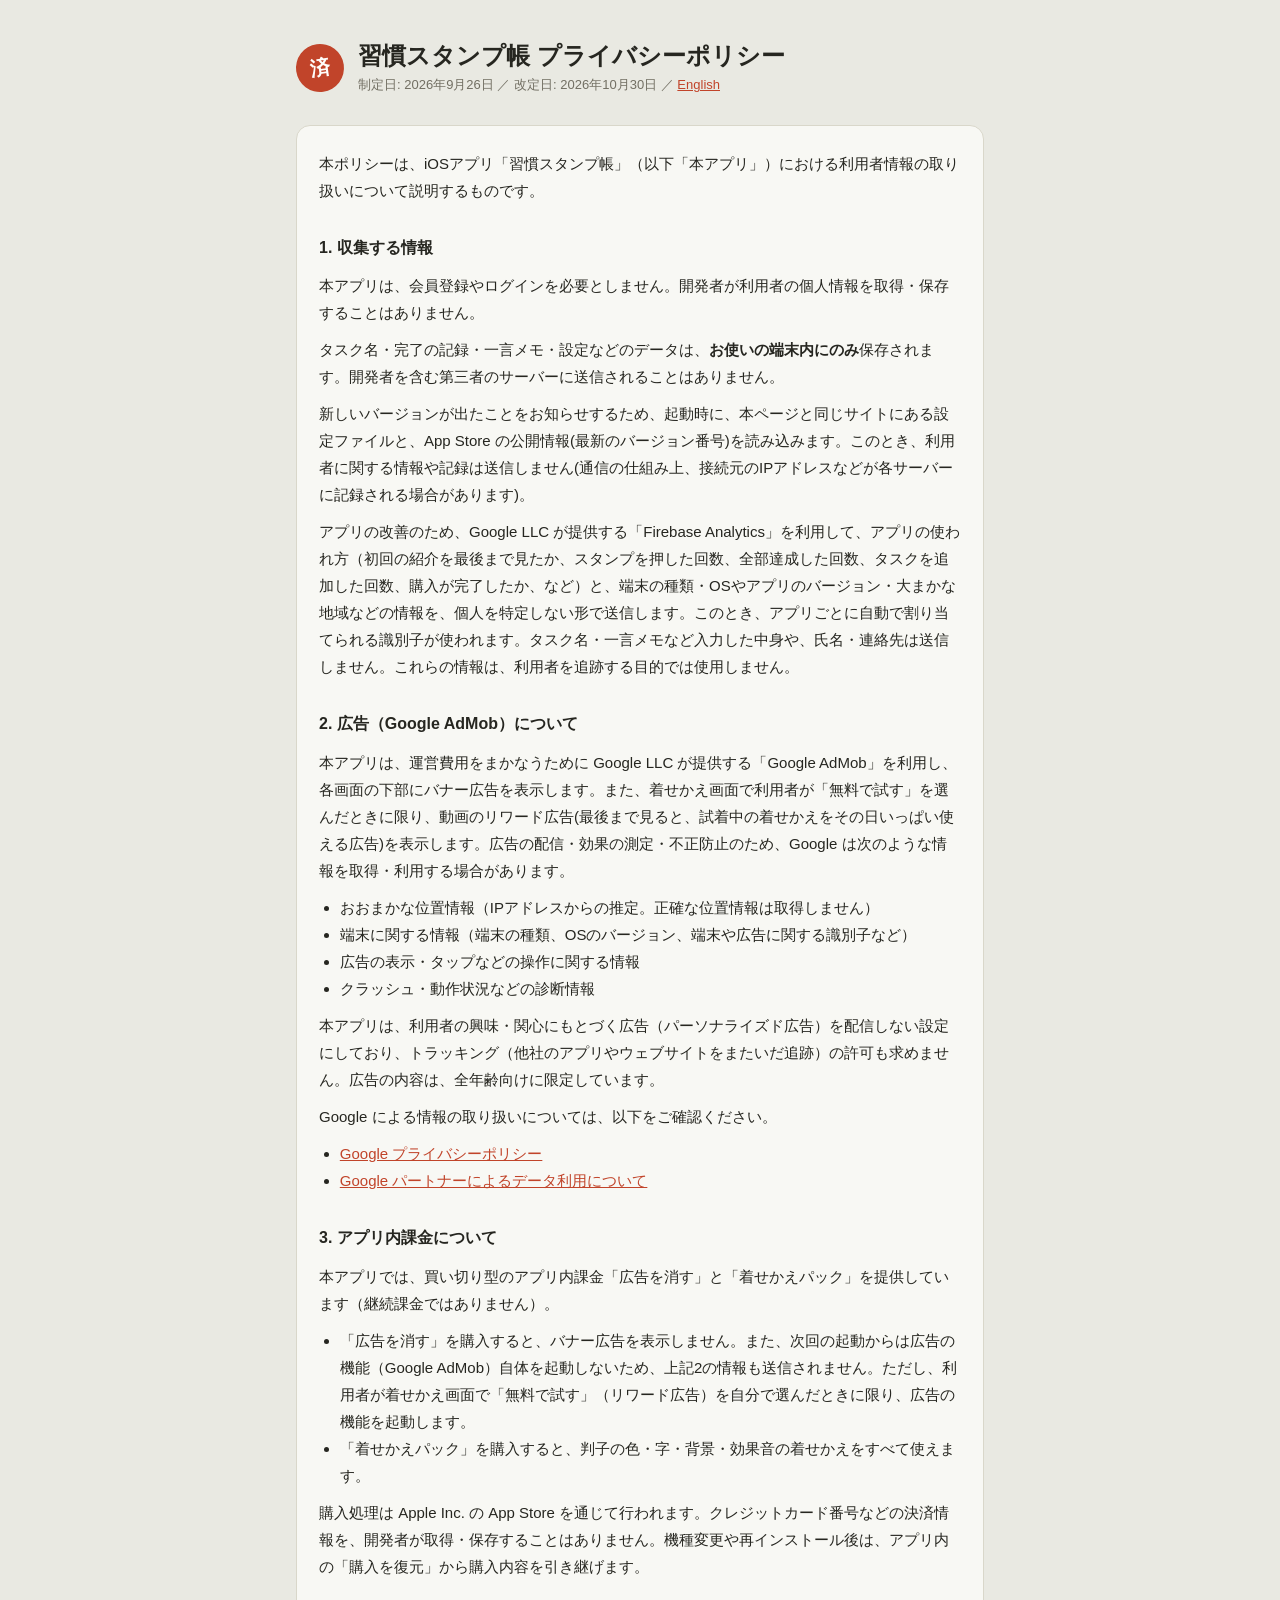
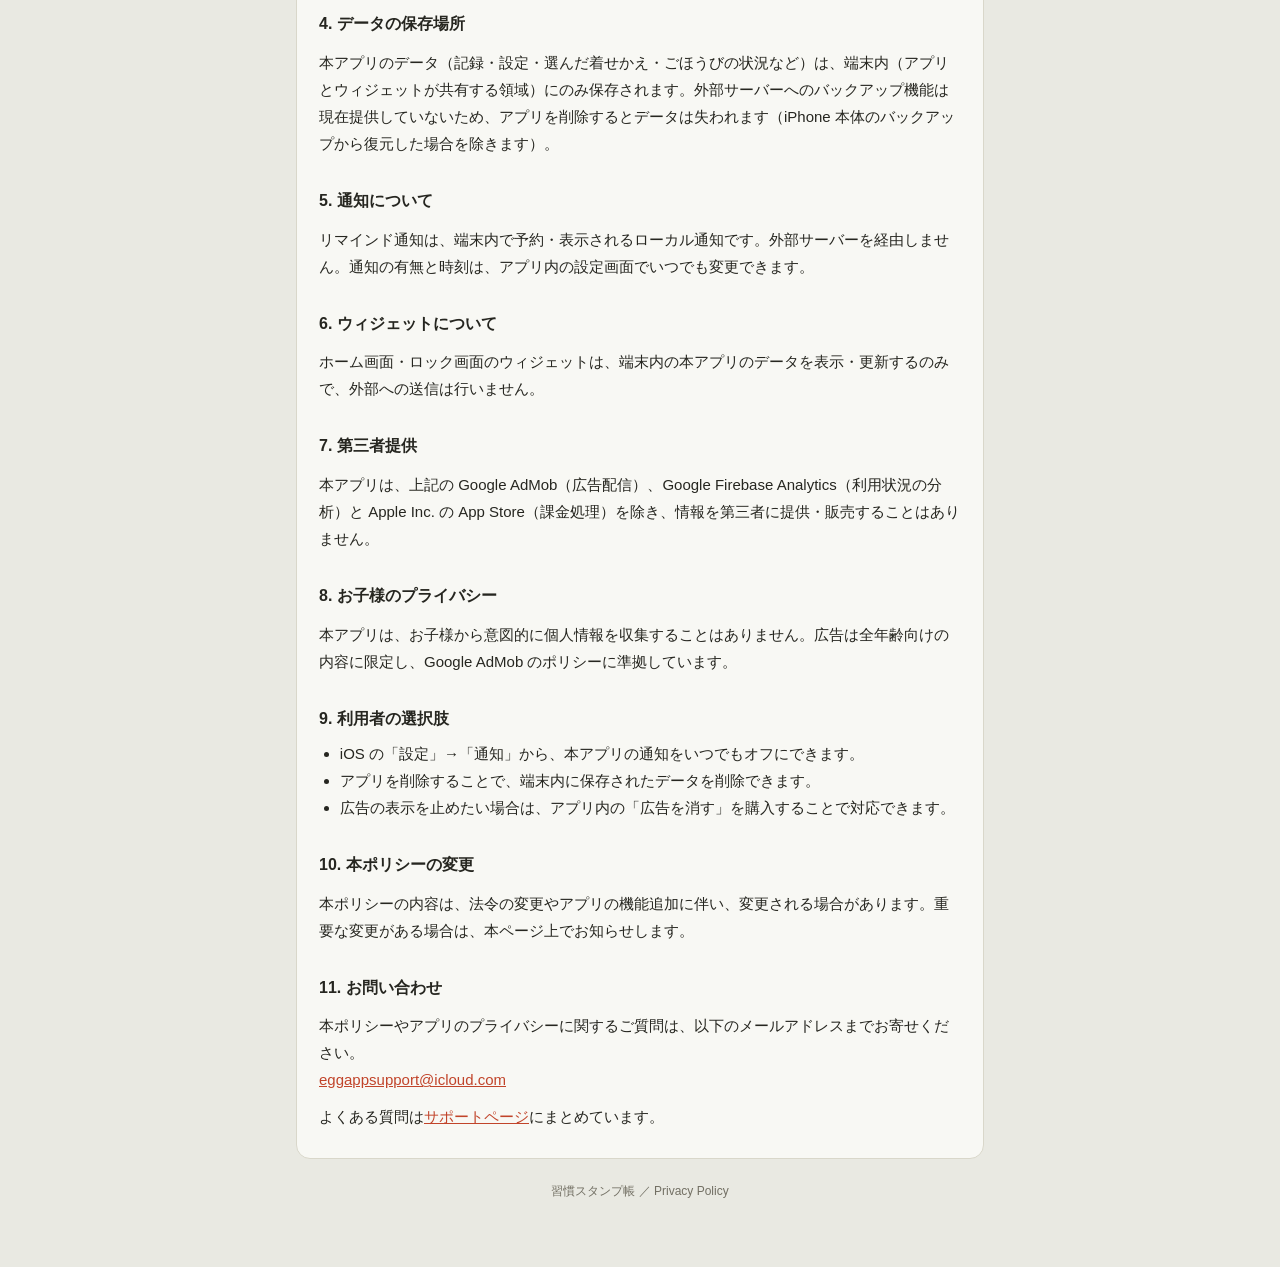
<file: index.html>
<!DOCTYPE html>
<html lang="ja">
<head>
<meta charset="utf-8">
<meta name="viewport" content="width=device-width, initial-scale=1">
<title>習慣スタンプ帳 プライバシーポリシー</title>
<meta name="description" content="iOSアプリ「習慣スタンプ帳」における利用者情報の取り扱いについて">
<link rel="stylesheet" href="style.css">
</head>
<body>
<main>
  <header>
    <div class="stamp" aria-hidden="true">済</div>
    <div>
      <h1>習慣スタンプ帳 プライバシーポリシー</h1>
      <p class="sub">制定日: 2026年9月26日 ／ 改定日: 2026年10月30日 ／ <a href="en/">English</a></p>
    </div>
  </header>

  <div class="card">
    <p style="margin-top:16px">本ポリシーは、iOSアプリ「習慣スタンプ帳」（以下「本アプリ」）における利用者情報の取り扱いについて説明するものです。</p>

    <h2>1. 収集する情報</h2>
    <p>本アプリは、会員登録やログインを必要としません。開発者が利用者の個人情報を取得・保存することはありません。</p>
    <p>タスク名・完了の記録・一言メモ・設定などのデータは、<b>お使いの端末内にのみ</b>保存されます。開発者を含む第三者のサーバーに送信されることはありません。</p>
    <p>新しいバージョンが出たことをお知らせするため、起動時に、本ページと同じサイトにある設定ファイルと、App Store の公開情報(最新のバージョン番号)を読み込みます。このとき、利用者に関する情報や記録は送信しません(通信の仕組み上、接続元のIPアドレスなどが各サーバーに記録される場合があります)。</p>
    <p>アプリの改善のため、Google LLC が提供する「Firebase Analytics」を利用して、アプリの使われ方（初回の紹介を最後まで見たか、スタンプを押した回数、全部達成した回数、タスクを追加した回数、購入が完了したか、など）と、端末の種類・OSやアプリのバージョン・大まかな地域などの情報を、個人を特定しない形で送信します。このとき、アプリごとに自動で割り当てられる識別子が使われます。タスク名・一言メモなど入力した中身や、氏名・連絡先は送信しません。これらの情報は、利用者を追跡する目的では使用しません。</p>

    <h2>2. 広告（Google AdMob）について</h2>
    <p>本アプリは、運営費用をまかなうために Google LLC が提供する「Google AdMob」を利用し、各画面の下部にバナー広告を表示します。また、着せかえ画面で利用者が「無料で試す」を選んだときに限り、動画のリワード広告(最後まで見ると、試着中の着せかえをその日いっぱい使える広告)を表示します。広告の配信・効果の測定・不正防止のため、Google は次のような情報を取得・利用する場合があります。</p>
    <ul>
      <li>おおまかな位置情報（IPアドレスからの推定。正確な位置情報は取得しません）</li>
      <li>端末に関する情報（端末の種類、OSのバージョン、端末や広告に関する識別子など）</li>
      <li>広告の表示・タップなどの操作に関する情報</li>
      <li>クラッシュ・動作状況などの診断情報</li>
    </ul>
    <p>本アプリは、利用者の興味・関心にもとづく広告（パーソナライズド広告）を配信しない設定にしており、トラッキング（他社のアプリやウェブサイトをまたいだ追跡）の許可も求めません。広告の内容は、全年齢向けに限定しています。</p>
    <p>Google による情報の取り扱いについては、以下をご確認ください。</p>
    <ul>
      <li><a href="https://policies.google.com/privacy">Google プライバシーポリシー</a></li>
      <li><a href="https://policies.google.com/technologies/partner-sites">Google パートナーによるデータ利用について</a></li>
    </ul>

    <h2>3. アプリ内課金について</h2>
    <p>本アプリでは、買い切り型のアプリ内課金「広告を消す」と「着せかえパック」を提供しています（継続課金ではありません）。</p>
    <ul>
      <li>「広告を消す」を購入すると、バナー広告を表示しません。また、次回の起動からは広告の機能（Google AdMob）自体を起動しないため、上記2の情報も送信されません。ただし、利用者が着せかえ画面で「無料で試す」（リワード広告）を自分で選んだときに限り、広告の機能を起動します。</li>
      <li>「着せかえパック」を購入すると、判子の色・字・背景・効果音の着せかえをすべて使えます。</li>
    </ul>
    <p>購入処理は Apple Inc. の App Store を通じて行われます。クレジットカード番号などの決済情報を、開発者が取得・保存することはありません。機種変更や再インストール後は、アプリ内の「購入を復元」から購入内容を引き継げます。</p>

    <h2>4. データの保存場所</h2>
    <p>本アプリのデータ（記録・設定・選んだ着せかえ・ごほうびの状況など）は、端末内（アプリとウィジェットが共有する領域）にのみ保存されます。外部サーバーへのバックアップ機能は現在提供していないため、アプリを削除するとデータは失われます（iPhone 本体のバックアップから復元した場合を除きます）。</p>

    <h2>5. 通知について</h2>
    <p>リマインド通知は、端末内で予約・表示されるローカル通知です。外部サーバーを経由しません。通知の有無と時刻は、アプリ内の設定画面でいつでも変更できます。</p>

    <h2>6. ウィジェットについて</h2>
    <p>ホーム画面・ロック画面のウィジェットは、端末内の本アプリのデータを表示・更新するのみで、外部への送信は行いません。</p>

    <h2>7. 第三者提供</h2>
    <p>本アプリは、上記の Google AdMob（広告配信）、Google Firebase Analytics（利用状況の分析）と Apple Inc. の App Store（課金処理）を除き、情報を第三者に提供・販売することはありません。</p>

    <h2>8. お子様のプライバシー</h2>
    <p>本アプリは、お子様から意図的に個人情報を収集することはありません。広告は全年齢向けの内容に限定し、Google AdMob のポリシーに準拠しています。</p>

    <h2>9. 利用者の選択肢</h2>
    <ul>
      <li>iOS の「設定」→「通知」から、本アプリの通知をいつでもオフにできます。</li>
      <li>アプリを削除することで、端末内に保存されたデータを削除できます。</li>
      <li>広告の表示を止めたい場合は、アプリ内の「広告を消す」を購入することで対応できます。</li>
    </ul>

    <h2>10. 本ポリシーの変更</h2>
    <p>本ポリシーの内容は、法令の変更やアプリの機能追加に伴い、変更される場合があります。重要な変更がある場合は、本ページ上でお知らせします。</p>

    <h2>11. お問い合わせ</h2>
    <p>本ポリシーやアプリのプライバシーに関するご質問は、以下のメールアドレスまでお寄せください。<br>
    <a href="mailto:eggappsupport@icloud.com">eggappsupport@icloud.com</a></p>
    <p>よくある質問は<a href="support/">サポートページ</a>にまとめています。</p>
  </div>
  <footer>習慣スタンプ帳 ／ Privacy Policy</footer>
</main>
</body>
</html>
</file>
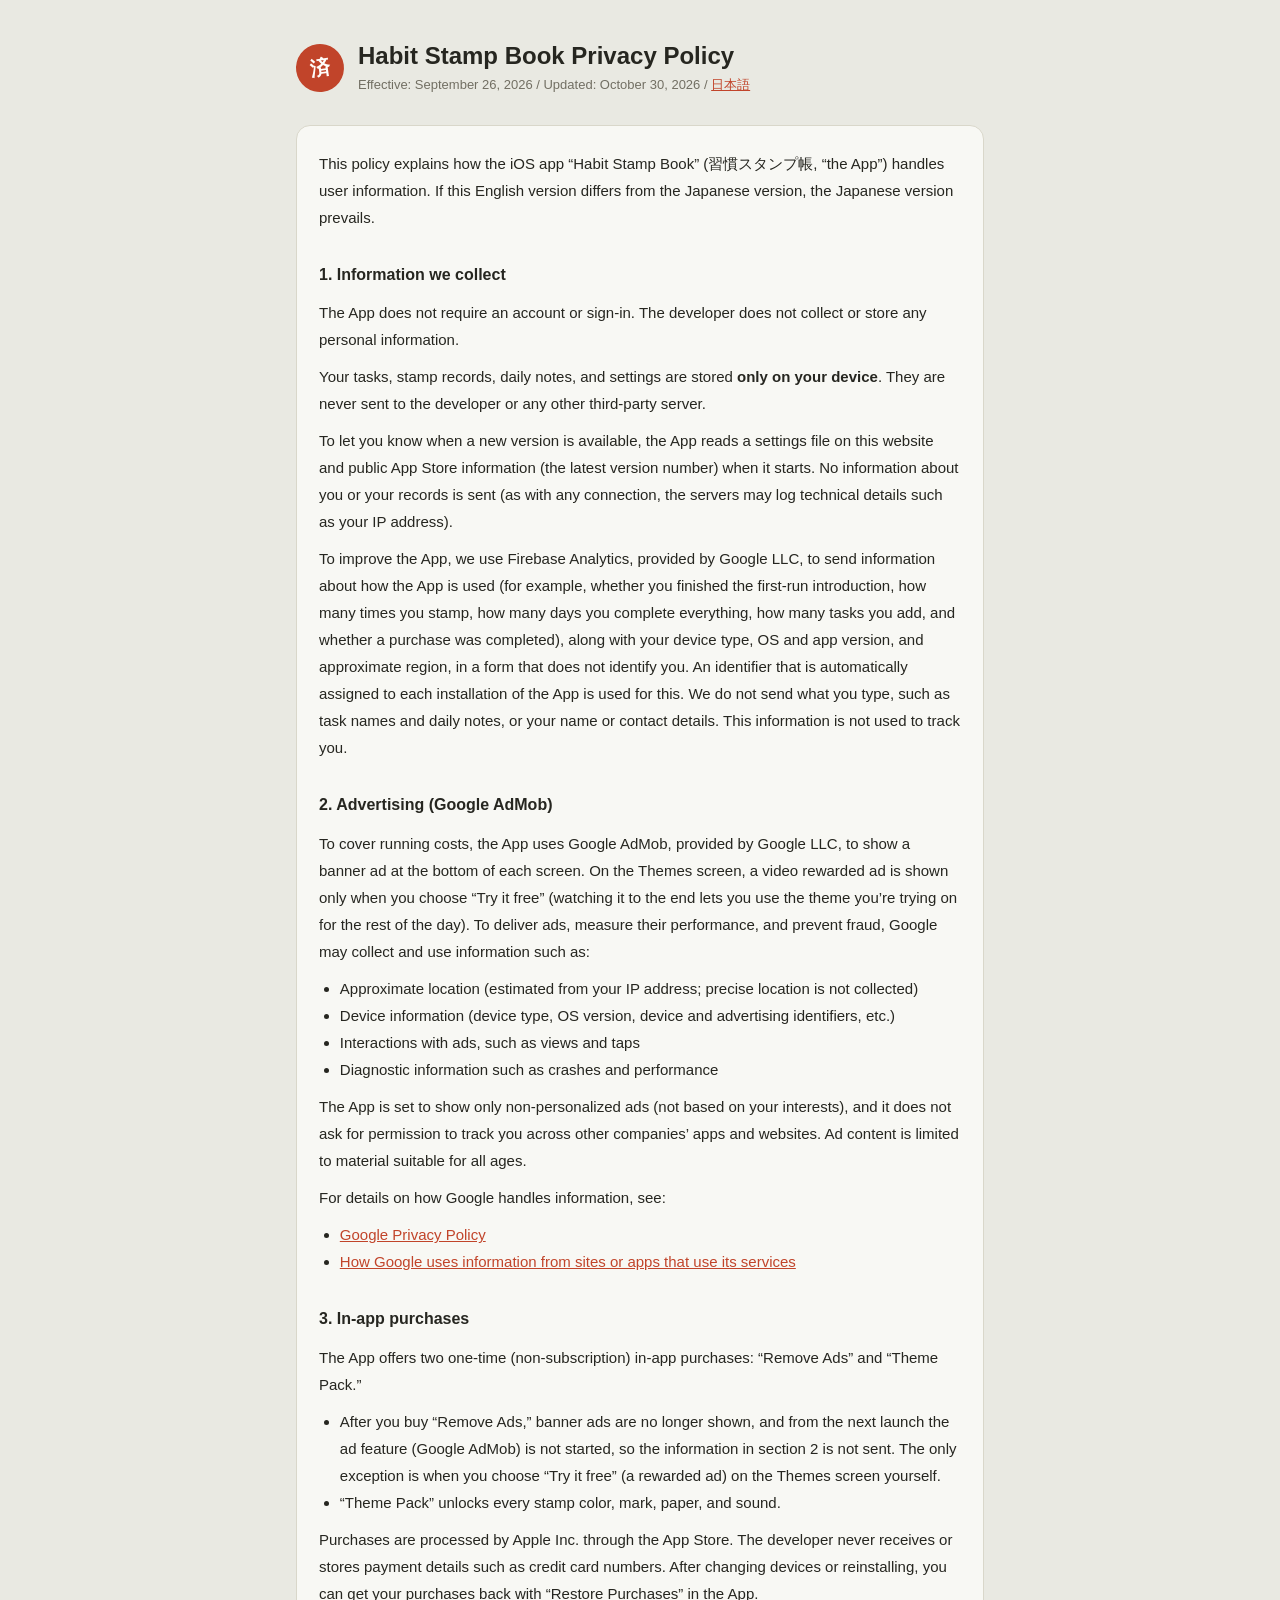
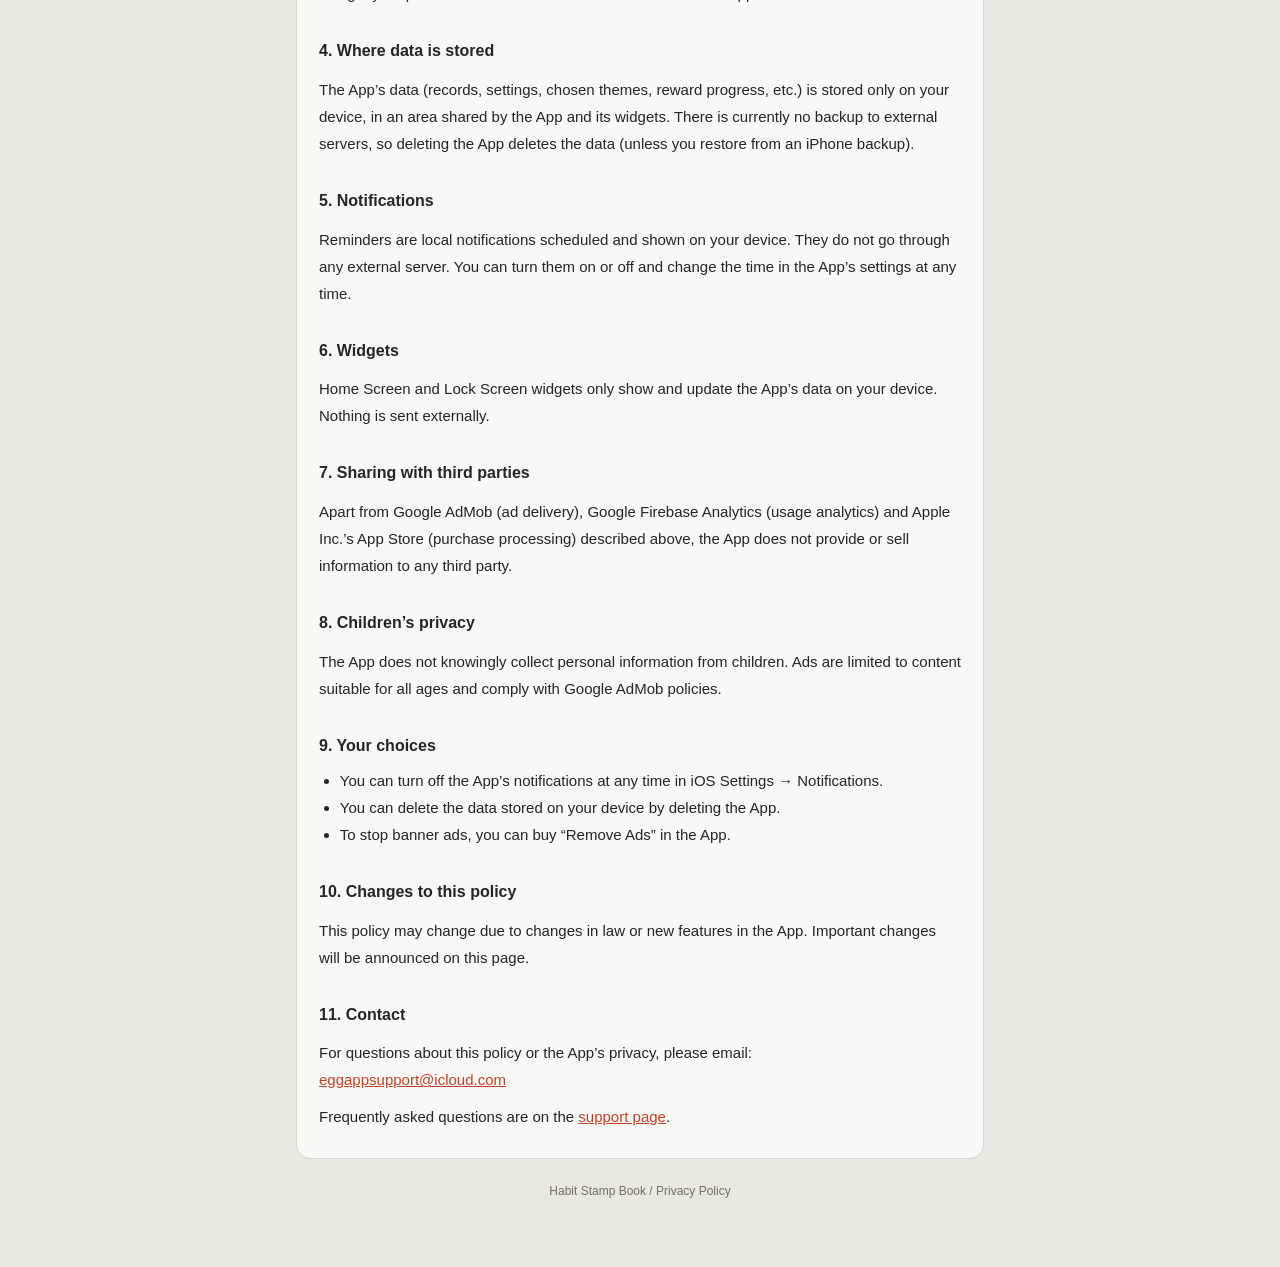
<file: en/index.html>
<!DOCTYPE html>
<html lang="en">
<head>
<meta charset="utf-8">
<meta name="viewport" content="width=device-width, initial-scale=1">
<title>Habit Stamp Book Privacy Policy</title>
<meta name="description" content="How the iOS app Habit Stamp Book handles user information">
<link rel="stylesheet" href="../style.css">
</head>
<body>
<main>
  <header>
    <div class="stamp" aria-hidden="true">済</div>
    <div>
      <h1>Habit Stamp Book Privacy Policy</h1>
      <p class="sub">Effective: September 26, 2026 / Updated: October 30, 2026 / <a href="../">日本語</a></p>
    </div>
  </header>

  <div class="card">
    <p style="margin-top:16px">This policy explains how the iOS app “Habit Stamp Book” (習慣スタンプ帳, “the App”) handles user information. If this English version differs from the Japanese version, the Japanese version prevails.</p>

    <h2>1. Information we collect</h2>
    <p>The App does not require an account or sign-in. The developer does not collect or store any personal information.</p>
    <p>Your tasks, stamp records, daily notes, and settings are stored <b>only on your device</b>. They are never sent to the developer or any other third-party server.</p>
    <p>To let you know when a new version is available, the App reads a settings file on this website and public App Store information (the latest version number) when it starts. No information about you or your records is sent (as with any connection, the servers may log technical details such as your IP address).</p>
    <p>To improve the App, we use Firebase Analytics, provided by Google LLC, to send information about how the App is used (for example, whether you finished the first-run introduction, how many times you stamp, how many days you complete everything, how many tasks you add, and whether a purchase was completed), along with your device type, OS and app version, and approximate region, in a form that does not identify you. An identifier that is automatically assigned to each installation of the App is used for this. We do not send what you type, such as task names and daily notes, or your name or contact details. This information is not used to track you.</p>

    <h2>2. Advertising (Google AdMob)</h2>
    <p>To cover running costs, the App uses Google AdMob, provided by Google LLC, to show a banner ad at the bottom of each screen. On the Themes screen, a video rewarded ad is shown only when you choose “Try it free” (watching it to the end lets you use the theme you’re trying on for the rest of the day). To deliver ads, measure their performance, and prevent fraud, Google may collect and use information such as:</p>
    <ul>
      <li>Approximate location (estimated from your IP address; precise location is not collected)</li>
      <li>Device information (device type, OS version, device and advertising identifiers, etc.)</li>
      <li>Interactions with ads, such as views and taps</li>
      <li>Diagnostic information such as crashes and performance</li>
    </ul>
    <p>The App is set to show only non-personalized ads (not based on your interests), and it does not ask for permission to track you across other companies’ apps and websites. Ad content is limited to material suitable for all ages.</p>
    <p>For details on how Google handles information, see:</p>
    <ul>
      <li><a href="https://policies.google.com/privacy">Google Privacy Policy</a></li>
      <li><a href="https://policies.google.com/technologies/partner-sites">How Google uses information from sites or apps that use its services</a></li>
    </ul>

    <h2>3. In-app purchases</h2>
    <p>The App offers two one-time (non-subscription) in-app purchases: “Remove Ads” and “Theme Pack.”</p>
    <ul>
      <li>After you buy “Remove Ads,” banner ads are no longer shown, and from the next launch the ad feature (Google AdMob) is not started, so the information in section 2 is not sent. The only exception is when you choose “Try it free” (a rewarded ad) on the Themes screen yourself.</li>
      <li>“Theme Pack” unlocks every stamp color, mark, paper, and sound.</li>
    </ul>
    <p>Purchases are processed by Apple Inc. through the App Store. The developer never receives or stores payment details such as credit card numbers. After changing devices or reinstalling, you can get your purchases back with “Restore Purchases” in the App.</p>

    <h2>4. Where data is stored</h2>
    <p>The App’s data (records, settings, chosen themes, reward progress, etc.) is stored only on your device, in an area shared by the App and its widgets. There is currently no backup to external servers, so deleting the App deletes the data (unless you restore from an iPhone backup).</p>

    <h2>5. Notifications</h2>
    <p>Reminders are local notifications scheduled and shown on your device. They do not go through any external server. You can turn them on or off and change the time in the App’s settings at any time.</p>

    <h2>6. Widgets</h2>
    <p>Home Screen and Lock Screen widgets only show and update the App’s data on your device. Nothing is sent externally.</p>

    <h2>7. Sharing with third parties</h2>
    <p>Apart from Google AdMob (ad delivery), Google Firebase Analytics (usage analytics) and Apple Inc.’s App Store (purchase processing) described above, the App does not provide or sell information to any third party.</p>

    <h2>8. Children’s privacy</h2>
    <p>The App does not knowingly collect personal information from children. Ads are limited to content suitable for all ages and comply with Google AdMob policies.</p>

    <h2>9. Your choices</h2>
    <ul>
      <li>You can turn off the App’s notifications at any time in iOS Settings → Notifications.</li>
      <li>You can delete the data stored on your device by deleting the App.</li>
      <li>To stop banner ads, you can buy “Remove Ads” in the App.</li>
    </ul>

    <h2>10. Changes to this policy</h2>
    <p>This policy may change due to changes in law or new features in the App. Important changes will be announced on this page.</p>

    <h2>11. Contact</h2>
    <p>For questions about this policy or the App’s privacy, please email:<br>
    <a href="mailto:eggappsupport@icloud.com">eggappsupport@icloud.com</a></p>
    <p>Frequently asked questions are on the <a href="support/">support page</a>.</p>
  </div>
  <footer>Habit Stamp Book / Privacy Policy</footer>
</main>
</body>
</html>
</file>
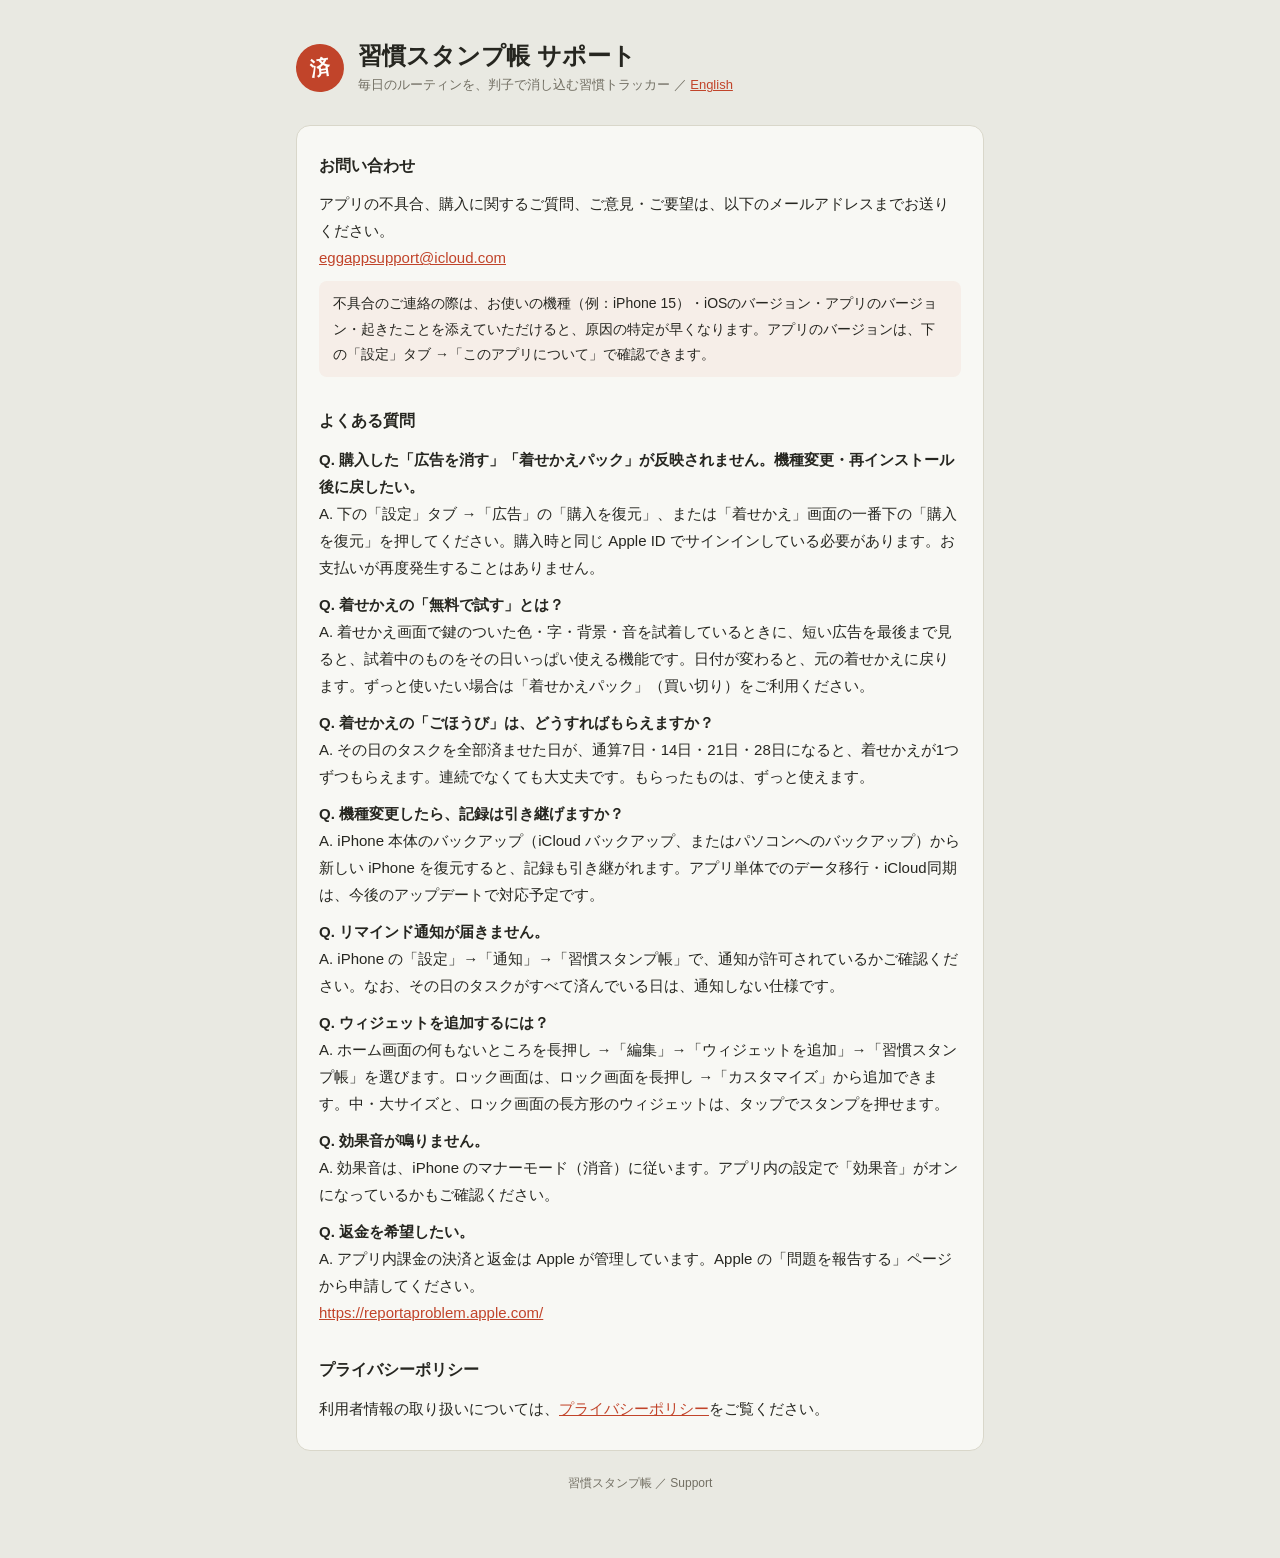
<file: support/index.html>
<!DOCTYPE html>
<html lang="ja">
<head>
<meta charset="utf-8">
<meta name="viewport" content="width=device-width, initial-scale=1">
<title>習慣スタンプ帳 サポート</title>
<meta name="description" content="iOSアプリ「習慣スタンプ帳」のお問い合わせ先とよくある質問">
<link rel="stylesheet" href="../style.css">
</head>
<body>
<main>
  <header>
    <div class="stamp" aria-hidden="true">済</div>
    <div>
      <h1>習慣スタンプ帳 サポート</h1>
      <p class="sub">毎日のルーティンを、判子で消し込む習慣トラッカー ／ <a href="../en/support/">English</a></p>
    </div>
  </header>

  <div class="card">
    <h2>お問い合わせ</h2>
    <p>アプリの不具合、購入に関するご質問、ご意見・ご要望は、以下のメールアドレスまでお送りください。<br>
    <a href="mailto:eggappsupport@icloud.com?subject=%E7%BF%92%E6%85%A3%E3%82%B9%E3%82%BF%E3%83%B3%E3%83%97%E5%B8%B3%20%E3%81%8A%E5%95%8F%E3%81%84%E5%90%88%E3%82%8F%E3%81%9B">eggappsupport@icloud.com</a></p>
    <p class="note">不具合のご連絡の際は、お使いの機種（例：iPhone 15）・iOSのバージョン・アプリのバージョン・起きたことを添えていただけると、原因の特定が早くなります。アプリのバージョンは、下の「設定」タブ →「このアプリについて」で確認できます。</p>

    <h2>よくある質問</h2>
    <p><b>Q. 購入した「広告を消す」「着せかえパック」が反映されません。機種変更・再インストール後に戻したい。</b><br>
    A. 下の「設定」タブ →「広告」の「購入を復元」、または「着せかえ」画面の一番下の「購入を復元」を押してください。購入時と同じ Apple ID でサインインしている必要があります。お支払いが再度発生することはありません。</p>

    <p><b>Q. 着せかえの「無料で試す」とは？</b><br>
    A. 着せかえ画面で鍵のついた色・字・背景・音を試着しているときに、短い広告を最後まで見ると、試着中のものをその日いっぱい使える機能です。日付が変わると、元の着せかえに戻ります。ずっと使いたい場合は「着せかえパック」（買い切り）をご利用ください。</p>

    <p><b>Q. 着せかえの「ごほうび」は、どうすればもらえますか？</b><br>
    A. その日のタスクを全部済ませた日が、通算7日・14日・21日・28日になると、着せかえが1つずつもらえます。連続でなくても大丈夫です。もらったものは、ずっと使えます。</p>

    <p><b>Q. 機種変更したら、記録は引き継げますか？</b><br>
    A. iPhone 本体のバックアップ（iCloud バックアップ、またはパソコンへのバックアップ）から新しい iPhone を復元すると、記録も引き継がれます。アプリ単体でのデータ移行・iCloud同期は、今後のアップデートで対応予定です。</p>

    <p><b>Q. リマインド通知が届きません。</b><br>
    A. iPhone の「設定」→「通知」→「習慣スタンプ帳」で、通知が許可されているかご確認ください。なお、その日のタスクがすべて済んでいる日は、通知しない仕様です。</p>

    <p><b>Q. ウィジェットを追加するには？</b><br>
    A. ホーム画面の何もないところを長押し →「編集」→「ウィジェットを追加」→「習慣スタンプ帳」を選びます。ロック画面は、ロック画面を長押し →「カスタマイズ」から追加できます。中・大サイズと、ロック画面の長方形のウィジェットは、タップでスタンプを押せます。</p>

    <p><b>Q. 効果音が鳴りません。</b><br>
    A. 効果音は、iPhone のマナーモード（消音）に従います。アプリ内の設定で「効果音」がオンになっているかもご確認ください。</p>

    <p><b>Q. 返金を希望したい。</b><br>
    A. アプリ内課金の決済と返金は Apple が管理しています。Apple の「問題を報告する」ページから申請してください。<br>
    <a href="https://reportaproblem.apple.com/">https://reportaproblem.apple.com/</a></p>

    <h2>プライバシーポリシー</h2>
    <p>利用者情報の取り扱いについては、<a href="../">プライバシーポリシー</a>をご覧ください。</p>
  </div>
  <footer>習慣スタンプ帳 ／ Support</footer>
</main>
</body>
</html>
</file>
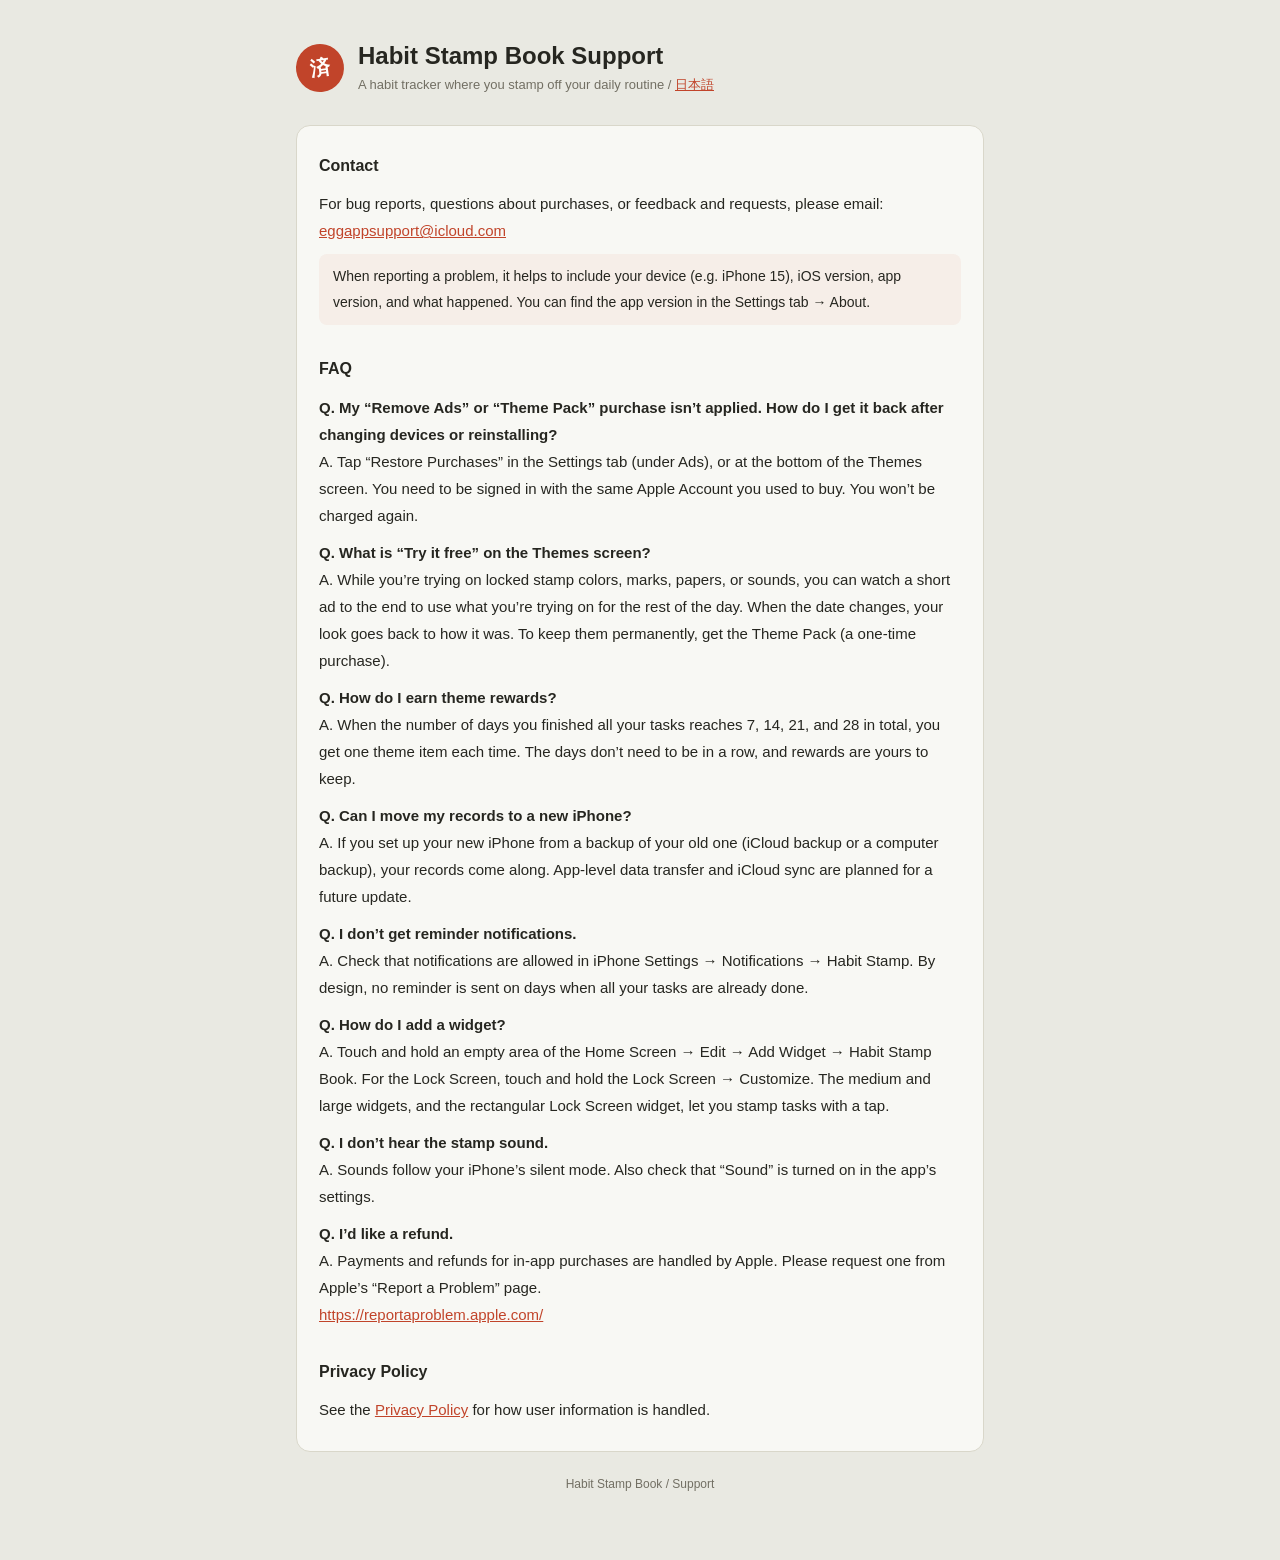
<file: en/support/index.html>
<!DOCTYPE html>
<html lang="en">
<head>
<meta charset="utf-8">
<meta name="viewport" content="width=device-width, initial-scale=1">
<title>Habit Stamp Book Support</title>
<meta name="description" content="Contact information and FAQ for the iOS app Habit Stamp Book">
<link rel="stylesheet" href="../../style.css">
</head>
<body>
<main>
  <header>
    <div class="stamp" aria-hidden="true">済</div>
    <div>
      <h1>Habit Stamp Book Support</h1>
      <p class="sub">A habit tracker where you stamp off your daily routine / <a href="../../support/">日本語</a></p>
    </div>
  </header>

  <div class="card">
    <h2>Contact</h2>
    <p>For bug reports, questions about purchases, or feedback and requests, please email:<br>
    <a href="mailto:eggappsupport@icloud.com?subject=Habit%20Stamp%20Book%20Support">eggappsupport@icloud.com</a></p>
    <p class="note">When reporting a problem, it helps to include your device (e.g. iPhone 15), iOS version, app version, and what happened. You can find the app version in the Settings tab → About.</p>

    <h2>FAQ</h2>
    <p><b>Q. My “Remove Ads” or “Theme Pack” purchase isn’t applied. How do I get it back after changing devices or reinstalling?</b><br>
    A. Tap “Restore Purchases” in the Settings tab (under Ads), or at the bottom of the Themes screen. You need to be signed in with the same Apple Account you used to buy. You won’t be charged again.</p>

    <p><b>Q. What is “Try it free” on the Themes screen?</b><br>
    A. While you’re trying on locked stamp colors, marks, papers, or sounds, you can watch a short ad to the end to use what you’re trying on for the rest of the day. When the date changes, your look goes back to how it was. To keep them permanently, get the Theme Pack (a one-time purchase).</p>

    <p><b>Q. How do I earn theme rewards?</b><br>
    A. When the number of days you finished all your tasks reaches 7, 14, 21, and 28 in total, you get one theme item each time. The days don’t need to be in a row, and rewards are yours to keep.</p>

    <p><b>Q. Can I move my records to a new iPhone?</b><br>
    A. If you set up your new iPhone from a backup of your old one (iCloud backup or a computer backup), your records come along. App-level data transfer and iCloud sync are planned for a future update.</p>

    <p><b>Q. I don’t get reminder notifications.</b><br>
    A. Check that notifications are allowed in iPhone Settings → Notifications → Habit Stamp. By design, no reminder is sent on days when all your tasks are already done.</p>

    <p><b>Q. How do I add a widget?</b><br>
    A. Touch and hold an empty area of the Home Screen → Edit → Add Widget → Habit Stamp Book. For the Lock Screen, touch and hold the Lock Screen → Customize. The medium and large widgets, and the rectangular Lock Screen widget, let you stamp tasks with a tap.</p>

    <p><b>Q. I don’t hear the stamp sound.</b><br>
    A. Sounds follow your iPhone’s silent mode. Also check that “Sound” is turned on in the app’s settings.</p>

    <p><b>Q. I’d like a refund.</b><br>
    A. Payments and refunds for in-app purchases are handled by Apple. Please request one from Apple’s “Report a Problem” page.<br>
    <a href="https://reportaproblem.apple.com/">https://reportaproblem.apple.com/</a></p>

    <h2>Privacy Policy</h2>
    <p>See the <a href="../">Privacy Policy</a> for how user information is handled.</p>
  </div>
  <footer>Habit Stamp Book / Support</footer>
</main>
</body>
</html>
</file>
<file: style.css>
:root {
  --bg: #E9E9E2; --surface: #F8F8F4; --ink: #262620; --ink-soft: #726F63;
  --line: #D9D7CA; --accent: #C1442A; --wash: #F6EEE8;
  color-scheme: light dark;
}
@media (prefers-color-scheme: dark) {
  :root { --bg: #171713; --surface: #211F1A; --ink: #EFEBE0; --ink-soft: #A6A192;
          --line: #383527; --accent: #E2643F; --wash: #2C2117; }
}
* { box-sizing: border-box; }
body {
  margin: 0; background: var(--bg); color: var(--ink);
  font-family: -apple-system, "Hiragino Sans", "Hiragino Kaku Gothic ProN", "Noto Sans JP", sans-serif;
  line-height: 1.8; -webkit-text-size-adjust: 100%;
}
main { max-width: 720px; margin: 0 auto; padding: 40px 16px 64px; }
header { display: flex; align-items: center; gap: 14px; margin-bottom: 28px; }
.stamp {
  flex: none; width: 48px; height: 48px; border-radius: 50%; background: var(--accent); color: #FFFDFA;
  display: flex; align-items: center; justify-content: center; font-weight: 700; font-size: 20px;
  transform: rotate(-8deg);
}
h1 { font-size: 24px; margin: 0; line-height: 1.3; }
.sub { color: var(--ink-soft); font-size: 13px; margin: 2px 0 0; }
.card { background: var(--surface); border: 1px solid var(--line); border-radius: 14px; padding: 8px 22px 18px; }
h2 { font-size: 16px; margin: 26px 0 6px; padding-top: 4px; }
h2:first-child { margin-top: 14px; }
p, li { font-size: 15px; }
ul { padding-left: 1.3em; margin: 6px 0; }
a { color: var(--accent); }
.note { background: var(--wash); border-radius: 8px; padding: 10px 14px; font-size: 14px; }
footer { color: var(--ink-soft); font-size: 12px; margin-top: 22px; text-align: center; }
.card p { margin: 10px 0; }
footer a { color: var(--ink-soft); }
</file>
